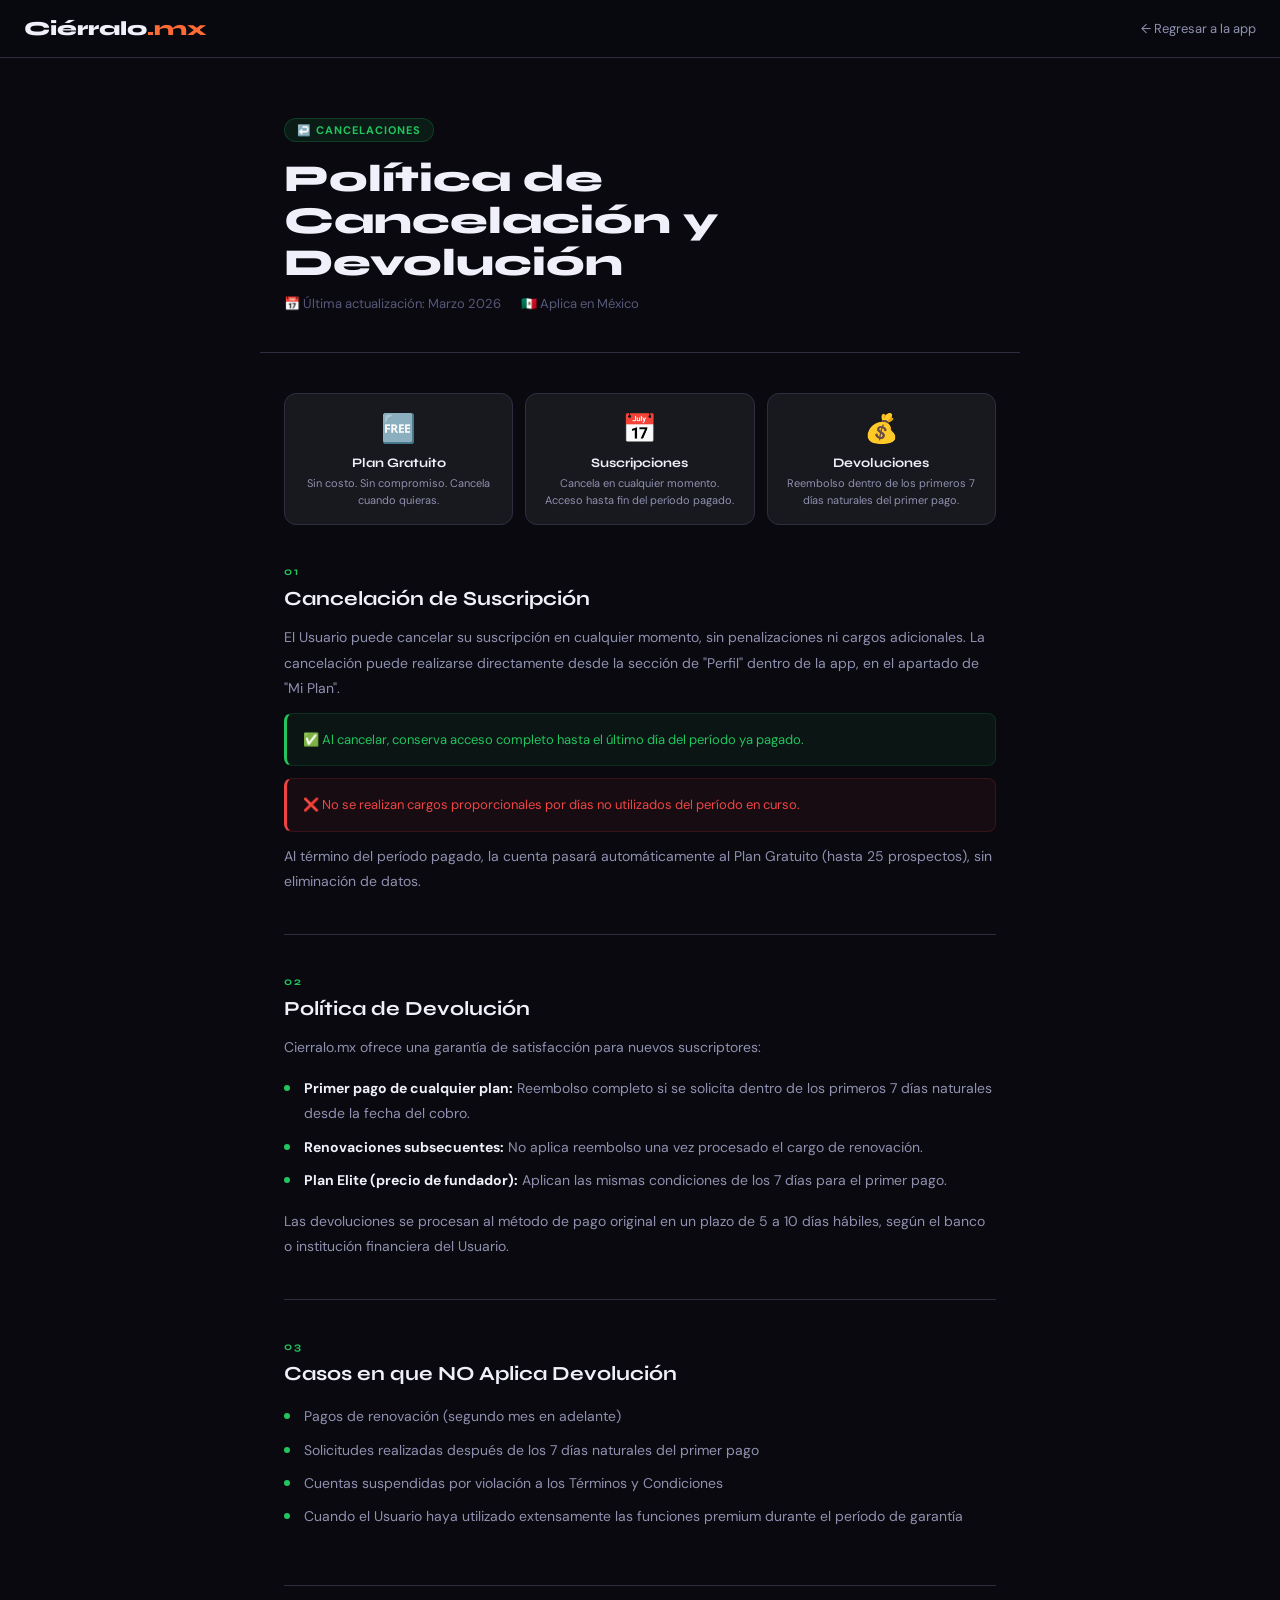
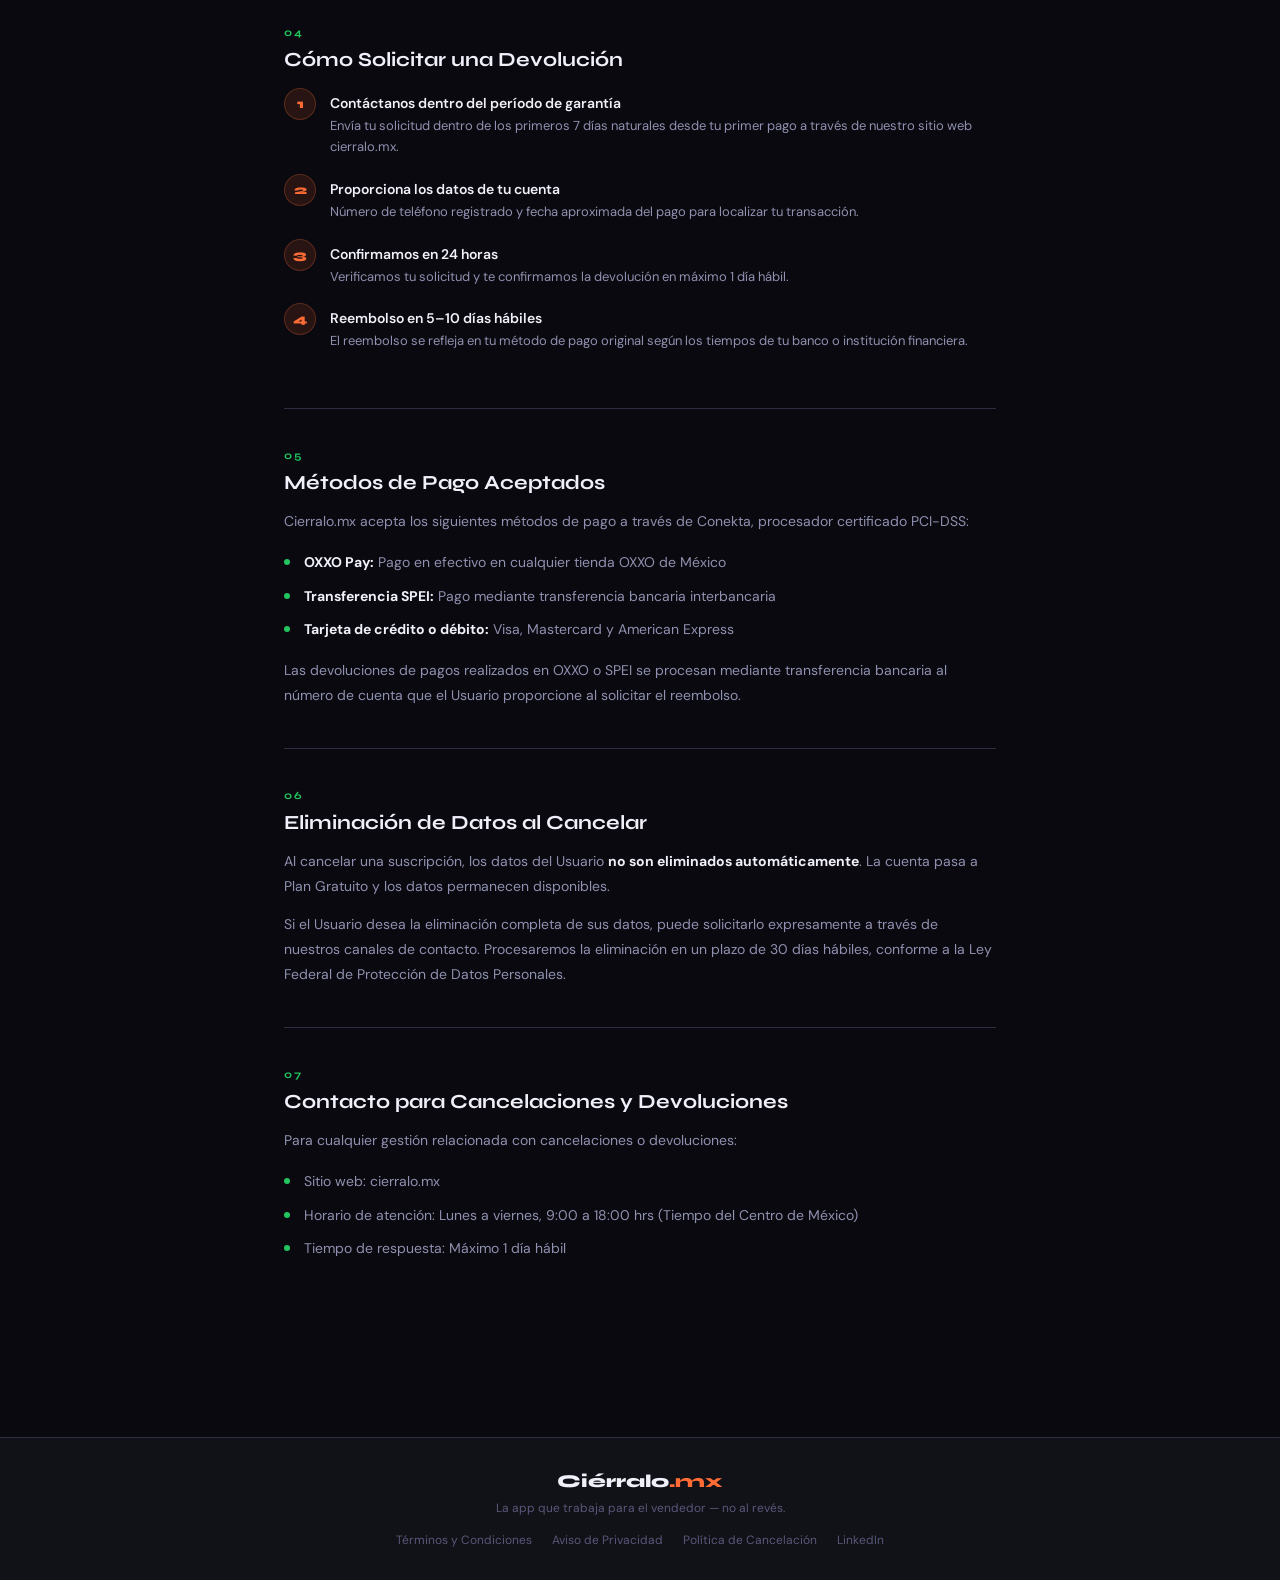
<file: cierralo/cancelaciones.html>
<!DOCTYPE html>
<html lang="es">
<head>
<meta charset="UTF-8">
<meta name="viewport" content="width=device-width, initial-scale=1.0">
<title>Política de Cancelación y Devolución — Cierralo.mx</title>
<link href="https://fonts.googleapis.com/css2?family=Syne:wght@400;600;700;800&family=DM+Sans:wght@300;400;500;600&display=swap" rel="stylesheet">
<style>
:root {
  --bg: #09090F; --s1: #111118; --border: #2E2E42;
  --orange: #FF6B35; --green: #22C55E; --red: #EF4444;
  --text: #F0F0FA; --text2: #9090B0; --text3: #58587A;
}
* { margin: 0; padding: 0; box-sizing: border-box; }
body { font-family: 'DM Sans', sans-serif; background: var(--bg); color: var(--text); min-height: 100vh; }
.nav {
  position: sticky; top: 0; z-index: 100;
  background: #09090Fcc; backdrop-filter: blur(12px);
  border-bottom: 1px solid var(--border);
  padding: 16px 24px;
  display: flex; align-items: center; justify-content: space-between;
}
.nav-logo { font-family: 'Syne', sans-serif; font-size: 20px; font-weight: 800; color: var(--text); text-decoration: none; }
.nav-logo span { color: var(--orange); }
.nav-back { font-size: 13px; color: var(--text2); text-decoration: none; display: flex; align-items: center; gap: 6px; transition: color .2s; }
.nav-back:hover { color: var(--orange); }
.hero { padding: 60px 24px 40px; max-width: 760px; margin: 0 auto; border-bottom: 1px solid var(--border); }
.hero-chip {
  display: inline-flex; align-items: center; gap: 6px;
  background: #22C55E18; border: 1px solid #22C55E35;
  border-radius: 20px; padding: 4px 12px;
  font-size: 11px; font-weight: 700; color: var(--green);
  letter-spacing: 1px; text-transform: uppercase; margin-bottom: 16px;
}
.hero h1 { font-family: 'Syne', sans-serif; font-size: 38px; font-weight: 800; line-height: 1.1; margin-bottom: 12px; }
.hero-meta { font-size: 13px; color: var(--text3); display: flex; gap: 20px; flex-wrap: wrap; }
.content { max-width: 760px; margin: 0 auto; padding: 40px 24px 80px; }

/* RESUMEN VISUAL */
.summary-grid { display: grid; grid-template-columns: repeat(3, 1fr); gap: 12px; margin-bottom: 40px; }
.summary-card { background: #18181F; border: 1px solid var(--border); border-radius: 12px; padding: 16px; text-align: center; }
.summary-icon { font-size: 28px; margin-bottom: 8px; }
.summary-title { font-family: 'Syne', sans-serif; font-size: 13px; font-weight: 700; color: var(--text); margin-bottom: 4px; }
.summary-desc { font-size: 11px; color: var(--text2); line-height: 1.5; }

.section { margin-bottom: 40px; padding-bottom: 40px; border-bottom: 1px solid var(--border); }
.section:last-child { border-bottom: none; }
.section-num { font-family: 'Syne', sans-serif; font-size: 11px; font-weight: 700; color: var(--green); letter-spacing: 2px; text-transform: uppercase; margin-bottom: 8px; }
.section h2 { font-family: 'Syne', sans-serif; font-size: 20px; font-weight: 700; color: var(--text); margin-bottom: 14px; }
.section p { font-size: 14px; color: var(--text2); line-height: 1.8; margin-bottom: 12px; }
.section p:last-child { margin-bottom: 0; }
.section ul { list-style: none; margin: 12px 0; }
.section ul li { font-size: 14px; color: var(--text2); line-height: 1.8; padding: 4px 0 4px 20px; position: relative; }
.section ul li::before { content: ''; position: absolute; left: 0; top: 13px; width: 6px; height: 6px; border-radius: 50%; background: var(--green); }

.yes-block { background: #22C55E10; border: 1px solid #22C55E25; border-left: 3px solid var(--green); border-radius: 8px; padding: 14px 16px; margin: 12px 0; }
.no-block { background: #EF444410; border: 1px solid #EF444425; border-left: 3px solid var(--red); border-radius: 8px; padding: 14px 16px; margin: 12px 0; }
.yes-block p, .no-block p { margin: 0; font-size: 13px; }
.yes-block p { color: var(--green); }
.no-block p { color: var(--red); }

.steps { counter-reset: step; margin: 16px 0; }
.step { display: flex; gap: 14px; align-items: flex-start; margin-bottom: 16px; }
.step-num { counter-increment: step; content: counter(step); width: 32px; height: 32px; min-width: 32px; background: #FF6B3520; border: 1px solid #FF6B3540; border-radius: 50%; display: flex; align-items: center; justify-content: center; font-family: 'Syne', sans-serif; font-size: 13px; font-weight: 800; color: var(--orange); }
.step-content { flex: 1; padding-top: 6px; }
.step-title { font-size: 14px; font-weight: 600; color: var(--text); margin-bottom: 4px; }
.step-desc { font-size: 13px; color: var(--text2); line-height: 1.6; }

.footer { background: var(--s1); border-top: 1px solid var(--border); padding: 32px 24px; text-align: center; }
.footer-logo { font-family: 'Syne', sans-serif; font-size: 18px; font-weight: 800; color: var(--text); margin-bottom: 8px; }
.footer-logo span { color: var(--orange); }
.footer p { font-size: 12px; color: var(--text3); margin-bottom: 16px; }
.footer-links { display: flex; gap: 20px; justify-content: center; flex-wrap: wrap; }
.footer-links a { font-size: 12px; color: var(--text3); text-decoration: none; transition: color .2s; }
.footer-links a:hover { color: var(--orange); }
@media (max-width: 500px) { .summary-grid { grid-template-columns: 1fr; } .hero h1 { font-size: 28px; } }
</style>
</head>
<body>

<nav class="nav">
  <a href="https://cierralo.mx" class="nav-logo">Ciérralo<span>.mx</span></a>
  <a href="https://cierralo.mx" class="nav-back">← Regresar a la app</a>
</nav>

<div class="hero">
  <div class="hero-chip">↩️ Cancelaciones</div>
  <h1>Política de Cancelación y Devolución</h1>
  <div class="hero-meta">
    <span>📅 Última actualización: Marzo 2026</span>
    <span>🇲🇽 Aplica en México</span>
  </div>
</div>

<div class="content">

  <!-- RESUMEN VISUAL -->
  <div class="summary-grid">
    <div class="summary-card">
      <div class="summary-icon">🆓</div>
      <div class="summary-title">Plan Gratuito</div>
      <div class="summary-desc">Sin costo. Sin compromiso. Cancela cuando quieras.</div>
    </div>
    <div class="summary-card">
      <div class="summary-icon">📅</div>
      <div class="summary-title">Suscripciones</div>
      <div class="summary-desc">Cancela en cualquier momento. Acceso hasta fin del período pagado.</div>
    </div>
    <div class="summary-card">
      <div class="summary-icon">💰</div>
      <div class="summary-title">Devoluciones</div>
      <div class="summary-desc">Reembolso dentro de los primeros 7 días naturales del primer pago.</div>
    </div>
  </div>

  <div class="section">
    <div class="section-num">01</div>
    <h2>Cancelación de Suscripción</h2>
    <p>El Usuario puede cancelar su suscripción en cualquier momento, sin penalizaciones ni cargos adicionales. La cancelación puede realizarse directamente desde la sección de "Perfil" dentro de la app, en el apartado de "Mi Plan".</p>
    <div class="yes-block">
      <p>✅ Al cancelar, conserva acceso completo hasta el último día del período ya pagado.</p>
    </div>
    <div class="no-block">
      <p>❌ No se realizan cargos proporcionales por días no utilizados del período en curso.</p>
    </div>
    <p>Al término del período pagado, la cuenta pasará automáticamente al Plan Gratuito (hasta 25 prospectos), sin eliminación de datos.</p>
  </div>

  <div class="section">
    <div class="section-num">02</div>
    <h2>Política de Devolución</h2>
    <p>Cierralo.mx ofrece una garantía de satisfacción para nuevos suscriptores:</p>
    <ul>
      <li><strong style="color:var(--text)">Primer pago de cualquier plan:</strong> Reembolso completo si se solicita dentro de los primeros 7 días naturales desde la fecha del cobro.</li>
      <li><strong style="color:var(--text)">Renovaciones subsecuentes:</strong> No aplica reembolso una vez procesado el cargo de renovación.</li>
      <li><strong style="color:var(--text)">Plan Elite (precio de fundador):</strong> Aplican las mismas condiciones de los 7 días para el primer pago.</li>
    </ul>
    <p>Las devoluciones se procesan al método de pago original en un plazo de 5 a 10 días hábiles, según el banco o institución financiera del Usuario.</p>
  </div>

  <div class="section">
    <div class="section-num">03</div>
    <h2>Casos en que NO Aplica Devolución</h2>
    <ul>
      <li>Pagos de renovación (segundo mes en adelante)</li>
      <li>Solicitudes realizadas después de los 7 días naturales del primer pago</li>
      <li>Cuentas suspendidas por violación a los Términos y Condiciones</li>
      <li>Cuando el Usuario haya utilizado extensamente las funciones premium durante el período de garantía</li>
    </ul>
  </div>

  <div class="section">
    <div class="section-num">04</div>
    <h2>Cómo Solicitar una Devolución</h2>
    <div class="steps">
      <div class="step">
        <div class="step-num">1</div>
        <div class="step-content">
          <div class="step-title">Contáctanos dentro del período de garantía</div>
          <div class="step-desc">Envía tu solicitud dentro de los primeros 7 días naturales desde tu primer pago a través de nuestro sitio web cierralo.mx.</div>
        </div>
      </div>
      <div class="step">
        <div class="step-num">2</div>
        <div class="step-content">
          <div class="step-title">Proporciona los datos de tu cuenta</div>
          <div class="step-desc">Número de teléfono registrado y fecha aproximada del pago para localizar tu transacción.</div>
        </div>
      </div>
      <div class="step">
        <div class="step-num">3</div>
        <div class="step-content">
          <div class="step-title">Confirmamos en 24 horas</div>
          <div class="step-desc">Verificamos tu solicitud y te confirmamos la devolución en máximo 1 día hábil.</div>
        </div>
      </div>
      <div class="step">
        <div class="step-num">4</div>
        <div class="step-content">
          <div class="step-title">Reembolso en 5–10 días hábiles</div>
          <div class="step-desc">El reembolso se refleja en tu método de pago original según los tiempos de tu banco o institución financiera.</div>
        </div>
      </div>
    </div>
  </div>

  <div class="section">
    <div class="section-num">05</div>
    <h2>Métodos de Pago Aceptados</h2>
    <p>Cierralo.mx acepta los siguientes métodos de pago a través de Conekta, procesador certificado PCI-DSS:</p>
    <ul>
      <li><strong style="color:var(--text)">OXXO Pay:</strong> Pago en efectivo en cualquier tienda OXXO de México</li>
      <li><strong style="color:var(--text)">Transferencia SPEI:</strong> Pago mediante transferencia bancaria interbancaria</li>
      <li><strong style="color:var(--text)">Tarjeta de crédito o débito:</strong> Visa, Mastercard y American Express</li>
    </ul>
    <p>Las devoluciones de pagos realizados en OXXO o SPEI se procesan mediante transferencia bancaria al número de cuenta que el Usuario proporcione al solicitar el reembolso.</p>
  </div>

  <div class="section">
    <div class="section-num">06</div>
    <h2>Eliminación de Datos al Cancelar</h2>
    <p>Al cancelar una suscripción, los datos del Usuario <strong style="color:var(--text)">no son eliminados automáticamente</strong>. La cuenta pasa a Plan Gratuito y los datos permanecen disponibles.</p>
    <p>Si el Usuario desea la eliminación completa de sus datos, puede solicitarlo expresamente a través de nuestros canales de contacto. Procesaremos la eliminación en un plazo de 30 días hábiles, conforme a la Ley Federal de Protección de Datos Personales.</p>
  </div>

  <div class="section">
    <div class="section-num">07</div>
    <h2>Contacto para Cancelaciones y Devoluciones</h2>
    <p>Para cualquier gestión relacionada con cancelaciones o devoluciones:</p>
    <ul>
      <li>Sitio web: cierralo.mx</li>
      <li>Horario de atención: Lunes a viernes, 9:00 a 18:00 hrs (Tiempo del Centro de México)</li>
      <li>Tiempo de respuesta: Máximo 1 día hábil</li>
    </ul>
  </div>

</div>

<footer class="footer">
  <div class="footer-logo">Ciérralo<span>.mx</span></div>
  <p>La app que trabaja para el vendedor — no al revés.</p>
  <div class="footer-links">
    <a href="/terminos">Términos y Condiciones</a>
    <a href="/privacidad">Aviso de Privacidad</a>
    <a href="/cancelaciones">Política de Cancelación</a>
    <a href="https://linkedin.com/company/cierralo-mx" target="_blank" rel="noopener">LinkedIn</a>
  </div>
</footer>

</body>
</html>
</file>
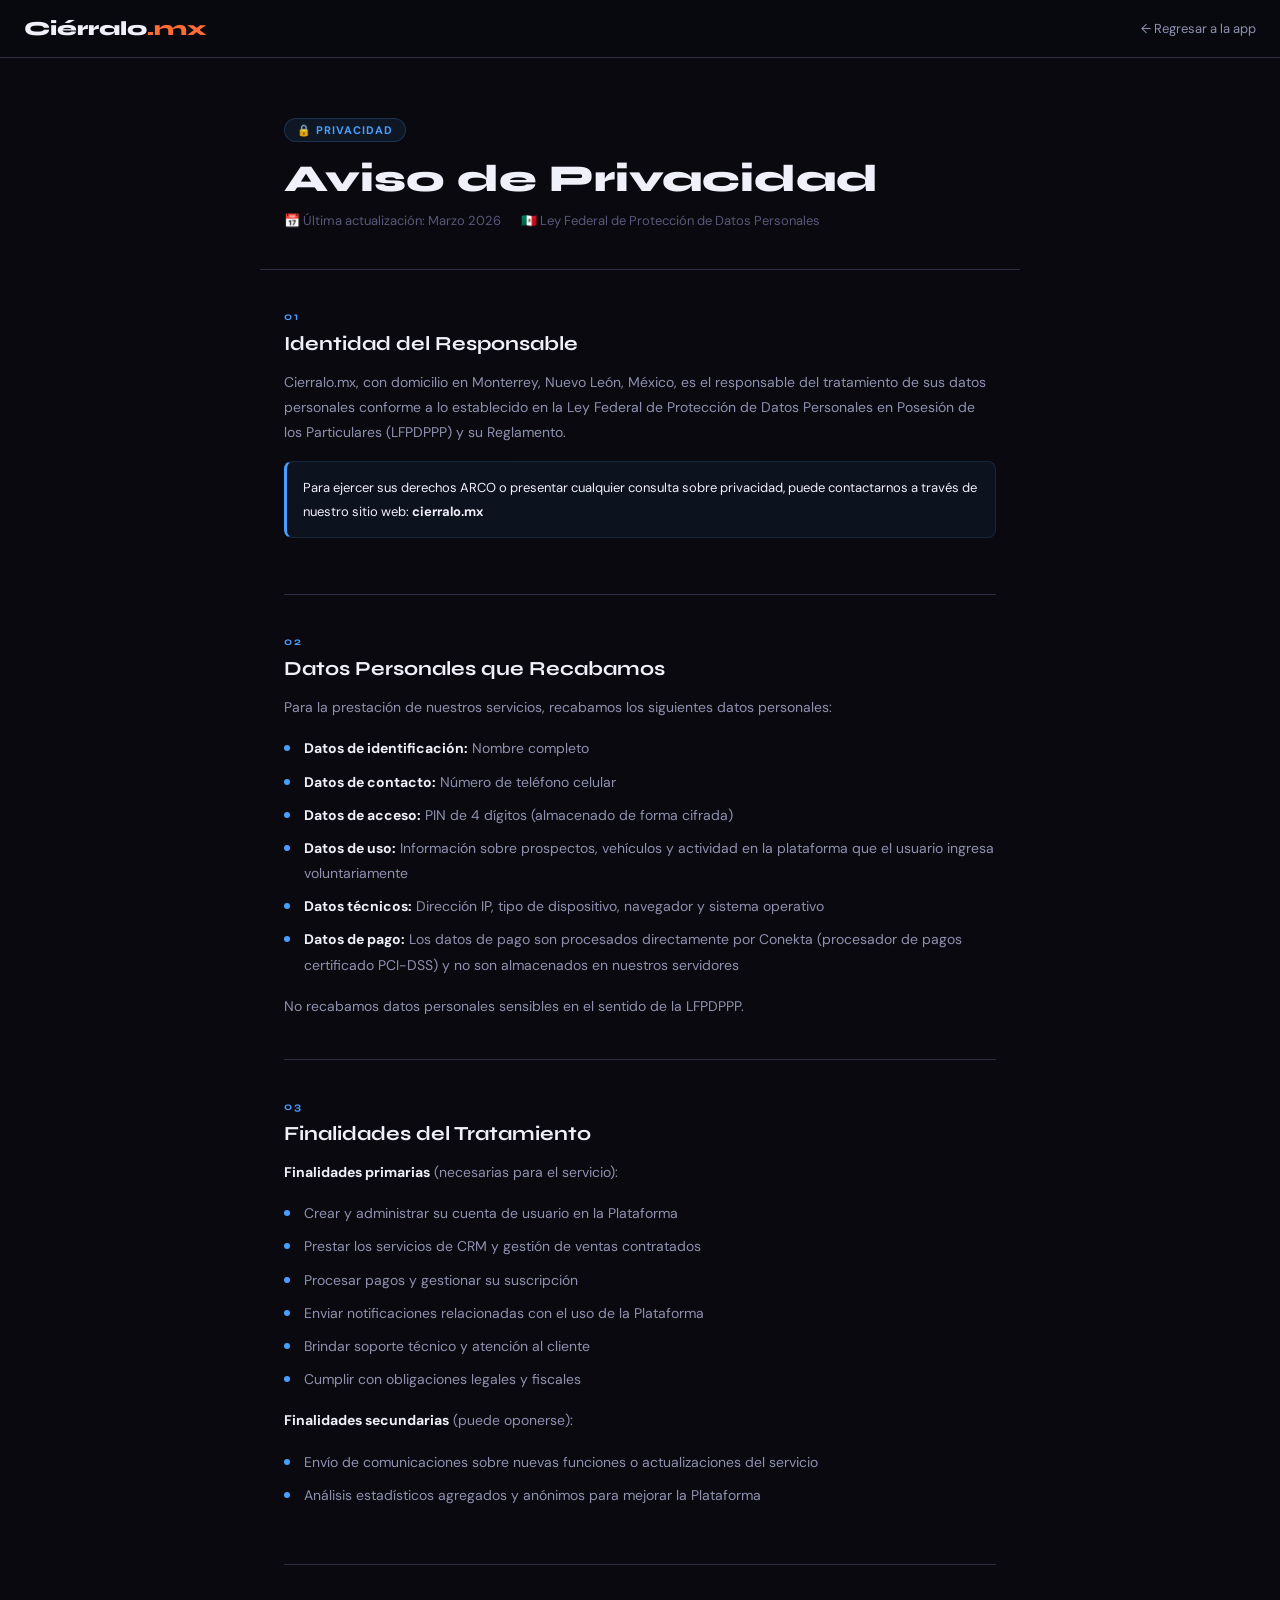
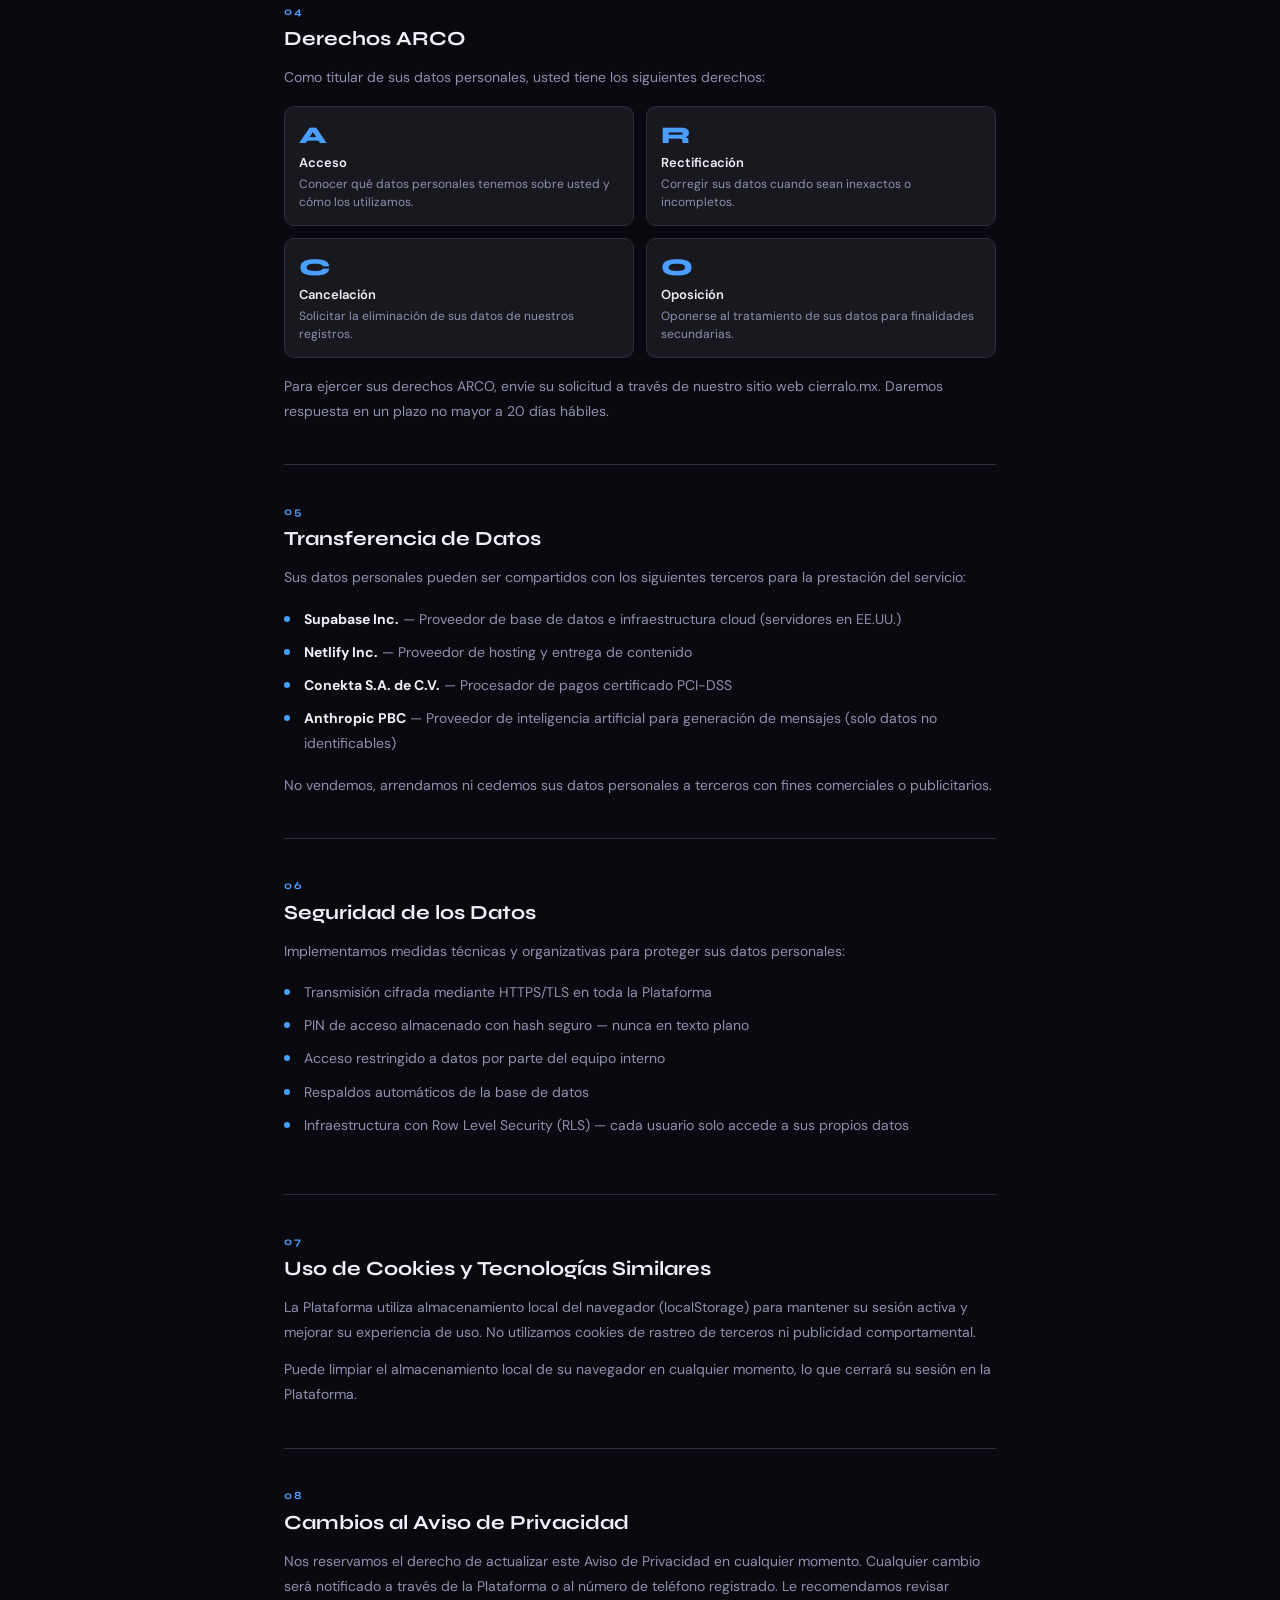
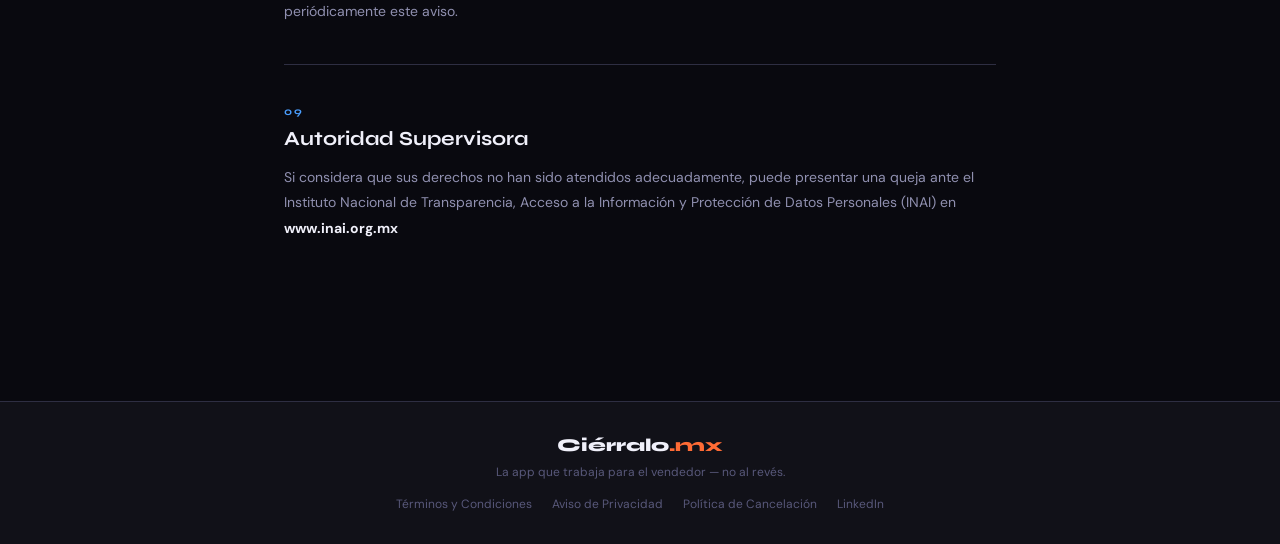
<file: cierralo/privacidad.html>
<!DOCTYPE html>
<html lang="es">
<head>
<meta charset="UTF-8">
<meta name="viewport" content="width=device-width, initial-scale=1.0">
<title>Aviso de Privacidad — Cierralo.mx</title>
<link href="https://fonts.googleapis.com/css2?family=Syne:wght@400;600;700;800&family=DM+Sans:wght@300;400;500;600&display=swap" rel="stylesheet">
<style>
:root {
  --bg: #09090F; --s1: #111118; --border: #2E2E42;
  --orange: #FF6B35; --blue: #4A9EFF;
  --text: #F0F0FA; --text2: #9090B0; --text3: #58587A;
}
* { margin: 0; padding: 0; box-sizing: border-box; }
body { font-family: 'DM Sans', sans-serif; background: var(--bg); color: var(--text); min-height: 100vh; }
.nav {
  position: sticky; top: 0; z-index: 100;
  background: #09090Fcc; backdrop-filter: blur(12px);
  border-bottom: 1px solid var(--border);
  padding: 16px 24px;
  display: flex; align-items: center; justify-content: space-between;
}
.nav-logo { font-family: 'Syne', sans-serif; font-size: 20px; font-weight: 800; color: var(--text); text-decoration: none; }
.nav-logo span { color: var(--orange); }
.nav-back { font-size: 13px; color: var(--text2); text-decoration: none; display: flex; align-items: center; gap: 6px; transition: color .2s; }
.nav-back:hover { color: var(--orange); }
.hero { padding: 60px 24px 40px; max-width: 760px; margin: 0 auto; border-bottom: 1px solid var(--border); }
.hero-chip {
  display: inline-flex; align-items: center; gap: 6px;
  background: #4A9EFF18; border: 1px solid #4A9EFF35;
  border-radius: 20px; padding: 4px 12px;
  font-size: 11px; font-weight: 700; color: var(--blue);
  letter-spacing: 1px; text-transform: uppercase; margin-bottom: 16px;
}
.hero h1 { font-family: 'Syne', sans-serif; font-size: 38px; font-weight: 800; line-height: 1.1; margin-bottom: 12px; }
.hero-meta { font-size: 13px; color: var(--text3); display: flex; gap: 20px; flex-wrap: wrap; }
.content { max-width: 760px; margin: 0 auto; padding: 40px 24px 80px; }
.section { margin-bottom: 40px; padding-bottom: 40px; border-bottom: 1px solid var(--border); }
.section:last-child { border-bottom: none; }
.section-num { font-family: 'Syne', sans-serif; font-size: 11px; font-weight: 700; color: var(--blue); letter-spacing: 2px; text-transform: uppercase; margin-bottom: 8px; }
.section h2 { font-family: 'Syne', sans-serif; font-size: 20px; font-weight: 700; color: var(--text); margin-bottom: 14px; }
.section p { font-size: 14px; color: var(--text2); line-height: 1.8; margin-bottom: 12px; }
.section p:last-child { margin-bottom: 0; }
.section ul { list-style: none; margin: 12px 0; }
.section ul li { font-size: 14px; color: var(--text2); line-height: 1.8; padding: 4px 0 4px 20px; position: relative; }
.section ul li::before { content: ''; position: absolute; left: 0; top: 13px; width: 6px; height: 6px; border-radius: 50%; background: var(--blue); }
.highlight { background: #4A9EFF10; border: 1px solid #4A9EFF25; border-left: 3px solid var(--blue); border-radius: 8px; padding: 14px 16px; margin: 16px 0; }
.highlight p { margin: 0; color: var(--text); font-size: 13px; }
.arco-grid { display: grid; grid-template-columns: repeat(2, 1fr); gap: 12px; margin: 16px 0; }
.arco-item { background: #18181F; border: 1px solid var(--border); border-radius: 10px; padding: 14px; }
.arco-letter { font-family: 'Syne', sans-serif; font-size: 24px; font-weight: 800; color: var(--blue); margin-bottom: 4px; }
.arco-name { font-size: 13px; font-weight: 600; color: var(--text); margin-bottom: 4px; }
.arco-desc { font-size: 12px; color: var(--text2); line-height: 1.5; }
.footer { background: var(--s1); border-top: 1px solid var(--border); padding: 32px 24px; text-align: center; }
.footer-logo { font-family: 'Syne', sans-serif; font-size: 18px; font-weight: 800; color: var(--text); margin-bottom: 8px; }
.footer-logo span { color: var(--orange); }
.footer p { font-size: 12px; color: var(--text3); margin-bottom: 16px; }
.footer-links { display: flex; gap: 20px; justify-content: center; flex-wrap: wrap; }
.footer-links a { font-size: 12px; color: var(--text3); text-decoration: none; transition: color .2s; }
.footer-links a:hover { color: var(--orange); }
@media (max-width: 500px) { .arco-grid { grid-template-columns: 1fr; } .hero h1 { font-size: 28px; } }
</style>
</head>
<body>

<nav class="nav">
  <a href="https://cierralo.mx" class="nav-logo">Ciérralo<span>.mx</span></a>
  <a href="https://cierralo.mx" class="nav-back">← Regresar a la app</a>
</nav>

<div class="hero">
  <div class="hero-chip">🔒 Privacidad</div>
  <h1>Aviso de Privacidad</h1>
  <div class="hero-meta">
    <span>📅 Última actualización: Marzo 2026</span>
    <span>🇲🇽 Ley Federal de Protección de Datos Personales</span>
  </div>
</div>

<div class="content">

  <div class="section">
    <div class="section-num">01</div>
    <h2>Identidad del Responsable</h2>
    <p>Cierralo.mx, con domicilio en Monterrey, Nuevo León, México, es el responsable del tratamiento de sus datos personales conforme a lo establecido en la Ley Federal de Protección de Datos Personales en Posesión de los Particulares (LFPDPPP) y su Reglamento.</p>
    <div class="highlight">
      <p>Para ejercer sus derechos ARCO o presentar cualquier consulta sobre privacidad, puede contactarnos a través de nuestro sitio web: <strong>cierralo.mx</strong></p>
    </div>
  </div>

  <div class="section">
    <div class="section-num">02</div>
    <h2>Datos Personales que Recabamos</h2>
    <p>Para la prestación de nuestros servicios, recabamos los siguientes datos personales:</p>
    <ul>
      <li><strong style="color:var(--text)">Datos de identificación:</strong> Nombre completo</li>
      <li><strong style="color:var(--text)">Datos de contacto:</strong> Número de teléfono celular</li>
      <li><strong style="color:var(--text)">Datos de acceso:</strong> PIN de 4 dígitos (almacenado de forma cifrada)</li>
      <li><strong style="color:var(--text)">Datos de uso:</strong> Información sobre prospectos, vehículos y actividad en la plataforma que el usuario ingresa voluntariamente</li>
      <li><strong style="color:var(--text)">Datos técnicos:</strong> Dirección IP, tipo de dispositivo, navegador y sistema operativo</li>
      <li><strong style="color:var(--text)">Datos de pago:</strong> Los datos de pago son procesados directamente por Conekta (procesador de pagos certificado PCI-DSS) y no son almacenados en nuestros servidores</li>
    </ul>
    <p>No recabamos datos personales sensibles en el sentido de la LFPDPPP.</p>
  </div>

  <div class="section">
    <div class="section-num">03</div>
    <h2>Finalidades del Tratamiento</h2>
    <p><strong style="color:var(--text)">Finalidades primarias</strong> (necesarias para el servicio):</p>
    <ul>
      <li>Crear y administrar su cuenta de usuario en la Plataforma</li>
      <li>Prestar los servicios de CRM y gestión de ventas contratados</li>
      <li>Procesar pagos y gestionar su suscripción</li>
      <li>Enviar notificaciones relacionadas con el uso de la Plataforma</li>
      <li>Brindar soporte técnico y atención al cliente</li>
      <li>Cumplir con obligaciones legales y fiscales</li>
    </ul>
    <p><strong style="color:var(--text)">Finalidades secundarias</strong> (puede oponerse):</p>
    <ul>
      <li>Envío de comunicaciones sobre nuevas funciones o actualizaciones del servicio</li>
      <li>Análisis estadísticos agregados y anónimos para mejorar la Plataforma</li>
    </ul>
  </div>

  <div class="section">
    <div class="section-num">04</div>
    <h2>Derechos ARCO</h2>
    <p>Como titular de sus datos personales, usted tiene los siguientes derechos:</p>
    <div class="arco-grid">
      <div class="arco-item">
        <div class="arco-letter">A</div>
        <div class="arco-name">Acceso</div>
        <div class="arco-desc">Conocer qué datos personales tenemos sobre usted y cómo los utilizamos.</div>
      </div>
      <div class="arco-item">
        <div class="arco-letter">R</div>
        <div class="arco-name">Rectificación</div>
        <div class="arco-desc">Corregir sus datos cuando sean inexactos o incompletos.</div>
      </div>
      <div class="arco-item">
        <div class="arco-letter">C</div>
        <div class="arco-name">Cancelación</div>
        <div class="arco-desc">Solicitar la eliminación de sus datos de nuestros registros.</div>
      </div>
      <div class="arco-item">
        <div class="arco-letter">O</div>
        <div class="arco-name">Oposición</div>
        <div class="arco-desc">Oponerse al tratamiento de sus datos para finalidades secundarias.</div>
      </div>
    </div>
    <p>Para ejercer sus derechos ARCO, envíe su solicitud a través de nuestro sitio web cierralo.mx. Daremos respuesta en un plazo no mayor a 20 días hábiles.</p>
  </div>

  <div class="section">
    <div class="section-num">05</div>
    <h2>Transferencia de Datos</h2>
    <p>Sus datos personales pueden ser compartidos con los siguientes terceros para la prestación del servicio:</p>
    <ul>
      <li><strong style="color:var(--text)">Supabase Inc.</strong> — Proveedor de base de datos e infraestructura cloud (servidores en EE.UU.)</li>
      <li><strong style="color:var(--text)">Netlify Inc.</strong> — Proveedor de hosting y entrega de contenido</li>
      <li><strong style="color:var(--text)">Conekta S.A. de C.V.</strong> — Procesador de pagos certificado PCI-DSS</li>
      <li><strong style="color:var(--text)">Anthropic PBC</strong> — Proveedor de inteligencia artificial para generación de mensajes (solo datos no identificables)</li>
    </ul>
    <p>No vendemos, arrendamos ni cedemos sus datos personales a terceros con fines comerciales o publicitarios.</p>
  </div>

  <div class="section">
    <div class="section-num">06</div>
    <h2>Seguridad de los Datos</h2>
    <p>Implementamos medidas técnicas y organizativas para proteger sus datos personales:</p>
    <ul>
      <li>Transmisión cifrada mediante HTTPS/TLS en toda la Plataforma</li>
      <li>PIN de acceso almacenado con hash seguro — nunca en texto plano</li>
      <li>Acceso restringido a datos por parte del equipo interno</li>
      <li>Respaldos automáticos de la base de datos</li>
      <li>Infraestructura con Row Level Security (RLS) — cada usuario solo accede a sus propios datos</li>
    </ul>
  </div>

  <div class="section">
    <div class="section-num">07</div>
    <h2>Uso de Cookies y Tecnologías Similares</h2>
    <p>La Plataforma utiliza almacenamiento local del navegador (localStorage) para mantener su sesión activa y mejorar su experiencia de uso. No utilizamos cookies de rastreo de terceros ni publicidad comportamental.</p>
    <p>Puede limpiar el almacenamiento local de su navegador en cualquier momento, lo que cerrará su sesión en la Plataforma.</p>
  </div>

  <div class="section">
    <div class="section-num">08</div>
    <h2>Cambios al Aviso de Privacidad</h2>
    <p>Nos reservamos el derecho de actualizar este Aviso de Privacidad en cualquier momento. Cualquier cambio será notificado a través de la Plataforma o al número de teléfono registrado. Le recomendamos revisar periódicamente este aviso.</p>
  </div>

  <div class="section">
    <div class="section-num">09</div>
    <h2>Autoridad Supervisora</h2>
    <p>Si considera que sus derechos no han sido atendidos adecuadamente, puede presentar una queja ante el Instituto Nacional de Transparencia, Acceso a la Información y Protección de Datos Personales (INAI) en <strong style="color:var(--text)">www.inai.org.mx</strong></p>
  </div>

</div>

<footer class="footer">
  <div class="footer-logo">Ciérralo<span>.mx</span></div>
  <p>La app que trabaja para el vendedor — no al revés.</p>
  <div class="footer-links">
    <a href="/terminos">Términos y Condiciones</a>
    <a href="/privacidad">Aviso de Privacidad</a>
    <a href="/cancelaciones">Política de Cancelación</a>
    <a href="https://linkedin.com/company/cierralo-mx" target="_blank" rel="noopener">LinkedIn</a>
  </div>
</footer>

</body>
</html>
</file>
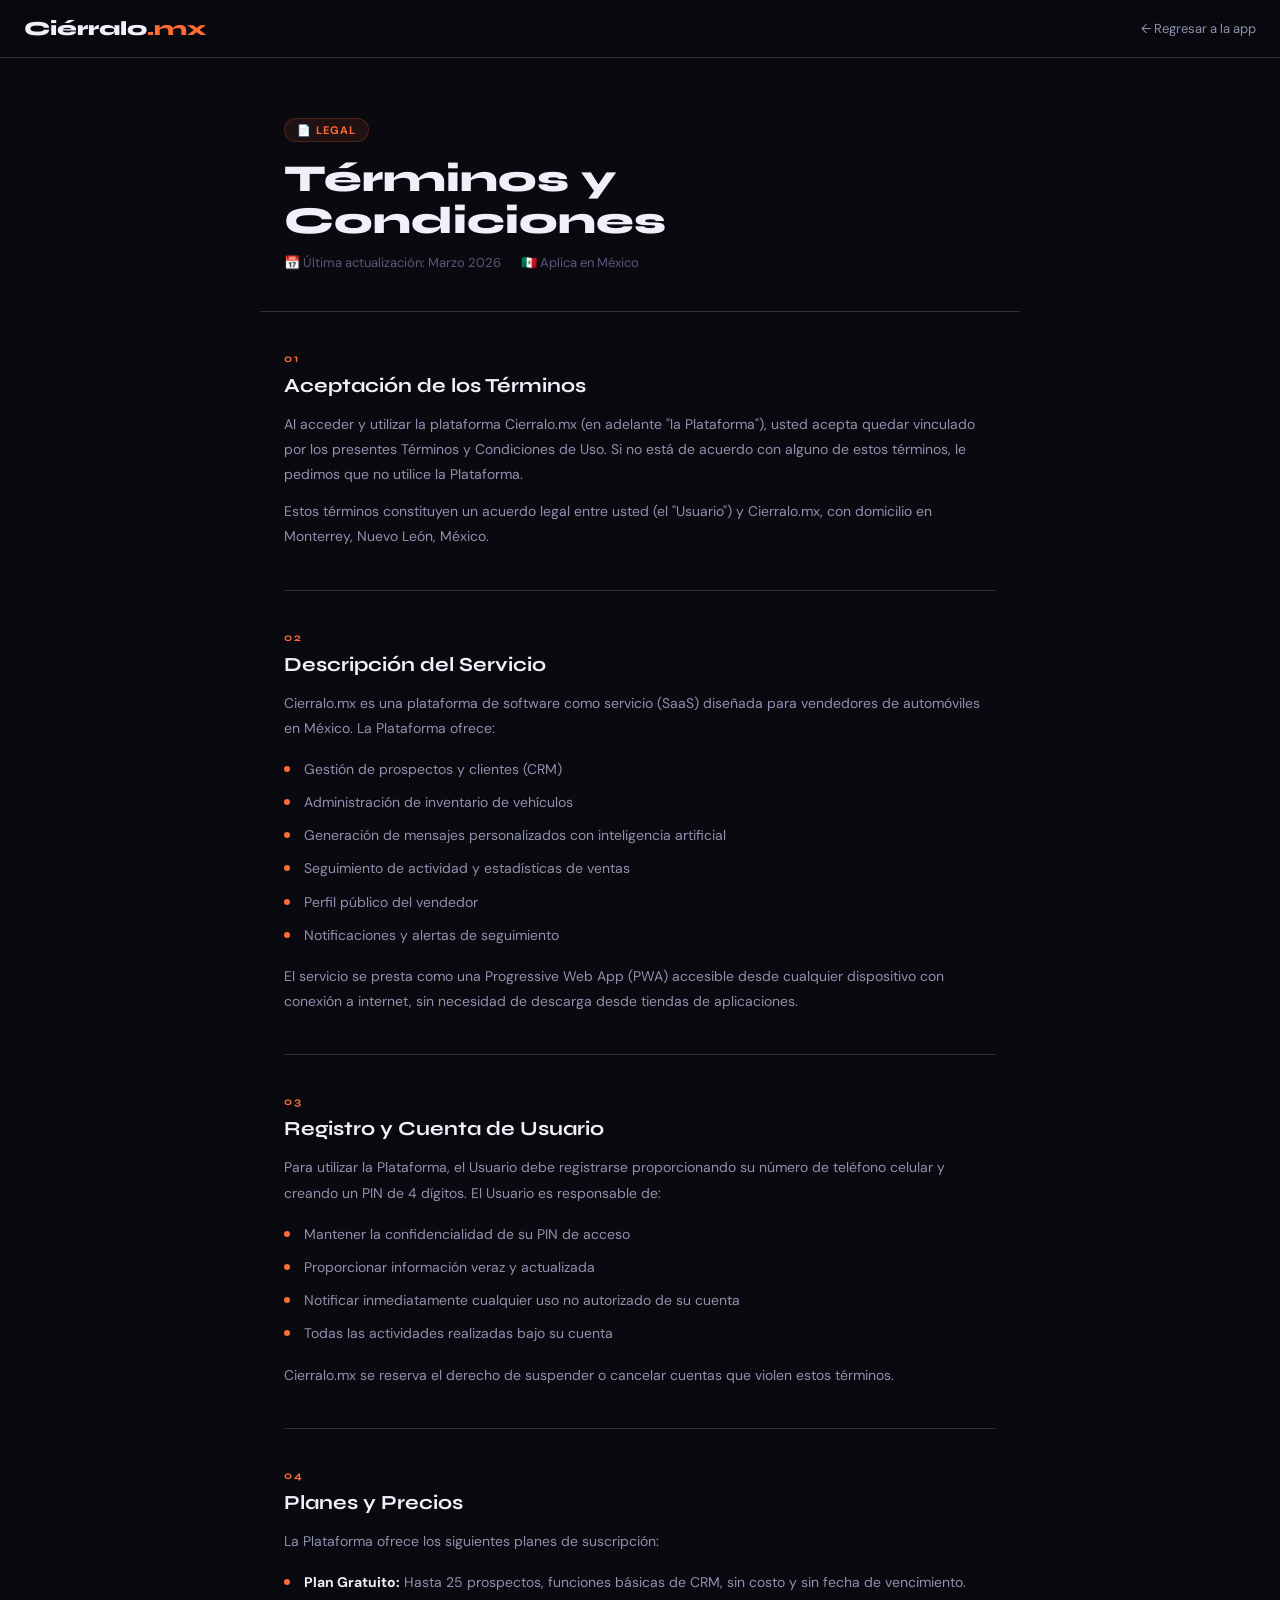
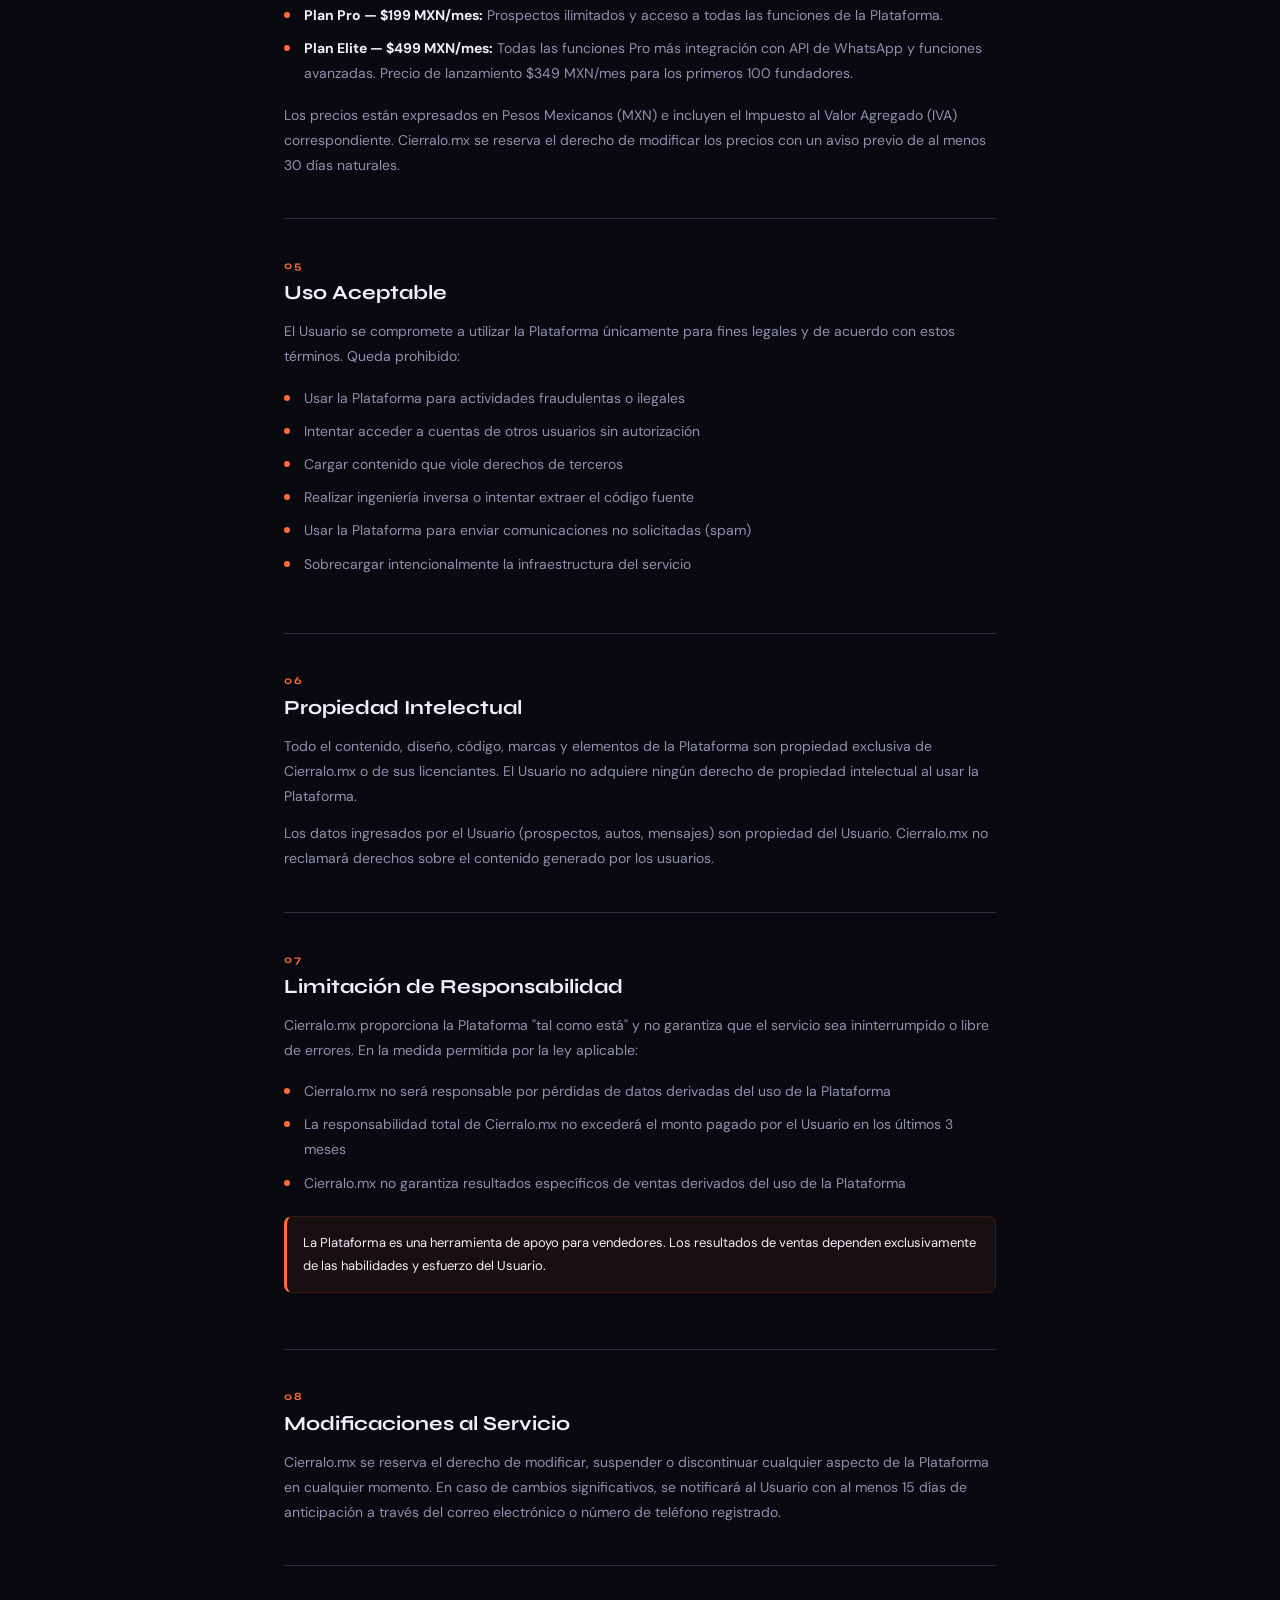
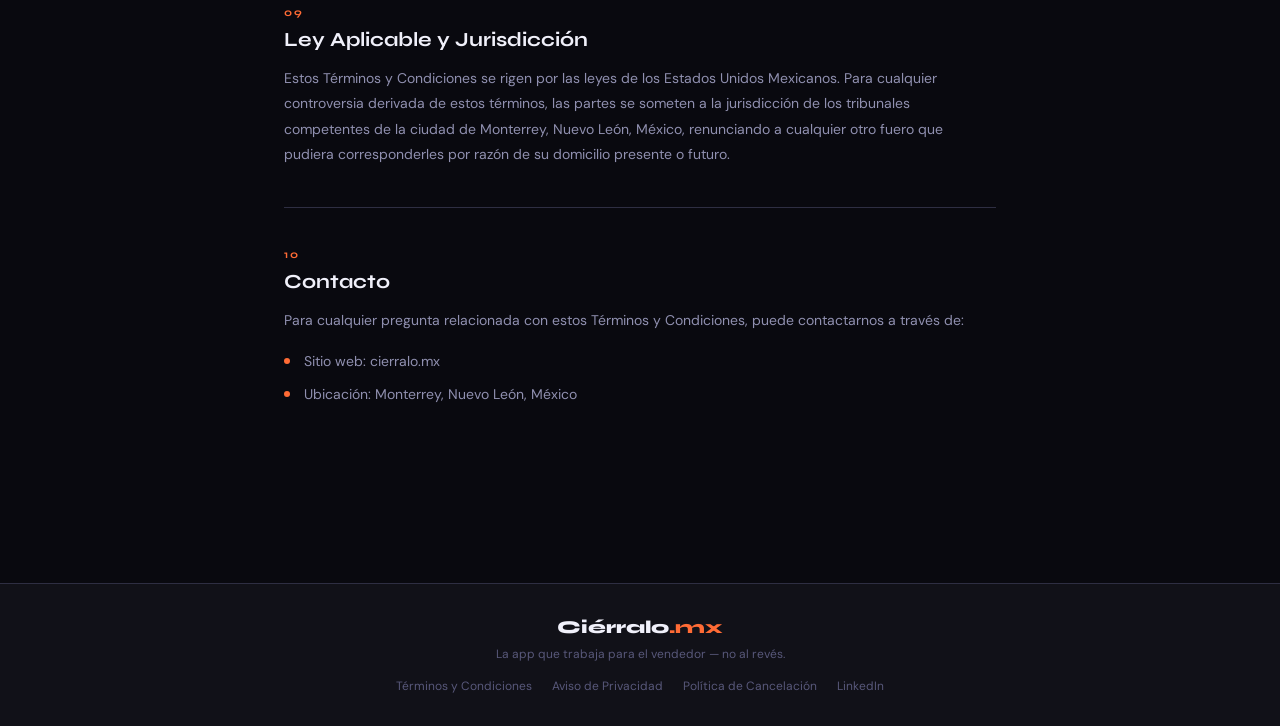
<file: cierralo/terminos.html>
<!DOCTYPE html>
<html lang="es">
<head>
<meta charset="UTF-8">
<meta name="viewport" content="width=device-width, initial-scale=1.0">
<title>Términos y Condiciones — Cierralo.mx</title>
<link href="https://fonts.googleapis.com/css2?family=Syne:wght@400;600;700;800&family=DM+Sans:wght@300;400;500;600&display=swap" rel="stylesheet">
<style>
:root {
  --bg: #09090F;
  --s1: #111118;
  --s2: #18181F;
  --border: #2E2E42;
  --orange: #FF6B35;
  --text: #F0F0FA;
  --text2: #9090B0;
  --text3: #58587A;
}
* { margin: 0; padding: 0; box-sizing: border-box; }
body {
  font-family: 'DM Sans', sans-serif;
  background: var(--bg);
  color: var(--text);
  min-height: 100vh;
}

/* NAV */
.nav {
  position: sticky; top: 0; z-index: 100;
  background: #09090Fcc;
  backdrop-filter: blur(12px);
  border-bottom: 1px solid var(--border);
  padding: 16px 24px;
  display: flex; align-items: center; justify-content: space-between;
}
.nav-logo {
  font-family: 'Syne', sans-serif;
  font-size: 20px; font-weight: 800;
  color: var(--text);
  text-decoration: none;
}
.nav-logo span { color: var(--orange); }
.nav-back {
  font-size: 13px; color: var(--text2);
  text-decoration: none;
  display: flex; align-items: center; gap: 6px;
  transition: color .2s;
}
.nav-back:hover { color: var(--orange); }

/* HERO */
.hero {
  padding: 60px 24px 40px;
  max-width: 760px; margin: 0 auto;
  border-bottom: 1px solid var(--border);
}
.hero-chip {
  display: inline-flex; align-items: center; gap: 6px;
  background: #FF6B3518; border: 1px solid #FF6B3535;
  border-radius: 20px; padding: 4px 12px;
  font-size: 11px; font-weight: 700; color: var(--orange);
  letter-spacing: 1px; text-transform: uppercase;
  margin-bottom: 16px;
}
.hero h1 {
  font-family: 'Syne', sans-serif;
  font-size: 38px; font-weight: 800;
  line-height: 1.1; margin-bottom: 12px;
}
.hero-meta {
  font-size: 13px; color: var(--text3);
  display: flex; gap: 20px; flex-wrap: wrap;
}
.hero-meta span { display: flex; align-items: center; gap: 5px; }

/* CONTENIDO */
.content {
  max-width: 760px; margin: 0 auto;
  padding: 40px 24px 80px;
}
.section {
  margin-bottom: 40px;
  padding-bottom: 40px;
  border-bottom: 1px solid var(--border);
}
.section:last-child { border-bottom: none; }
.section-num {
  font-family: 'Syne', sans-serif;
  font-size: 11px; font-weight: 700;
  color: var(--orange); letter-spacing: 2px;
  text-transform: uppercase; margin-bottom: 8px;
}
.section h2 {
  font-family: 'Syne', sans-serif;
  font-size: 20px; font-weight: 700;
  color: var(--text); margin-bottom: 14px;
}
.section p {
  font-size: 14px; color: var(--text2);
  line-height: 1.8; margin-bottom: 12px;
}
.section p:last-child { margin-bottom: 0; }
.section ul {
  list-style: none; margin: 12px 0;
}
.section ul li {
  font-size: 14px; color: var(--text2);
  line-height: 1.8; padding: 4px 0 4px 20px;
  position: relative;
}
.section ul li::before {
  content: ''; position: absolute; left: 0; top: 13px;
  width: 6px; height: 6px; border-radius: 50%;
  background: var(--orange);
}
.highlight {
  background: #FF6B3510; border: 1px solid #FF6B3525;
  border-left: 3px solid var(--orange);
  border-radius: 8px; padding: 14px 16px;
  margin: 16px 0;
}
.highlight p { margin: 0; color: var(--text); font-size: 13px; }

/* FOOTER */
.footer {
  background: var(--s1); border-top: 1px solid var(--border);
  padding: 32px 24px; text-align: center;
}
.footer-logo {
  font-family: 'Syne', sans-serif;
  font-size: 18px; font-weight: 800;
  color: var(--text); margin-bottom: 8px;
}
.footer-logo span { color: var(--orange); }
.footer p { font-size: 12px; color: var(--text3); margin-bottom: 16px; }
.footer-links { display: flex; gap: 20px; justify-content: center; flex-wrap: wrap; }
.footer-links a {
  font-size: 12px; color: var(--text3);
  text-decoration: none; transition: color .2s;
}
.footer-links a:hover { color: var(--orange); }
</style>
</head>
<body>

<nav class="nav">
  <a href="https://cierralo.mx" class="nav-logo">Ciérralo<span>.mx</span></a>
  <a href="https://cierralo.mx" class="nav-back">← Regresar a la app</a>
</nav>

<div class="hero">
  <div class="hero-chip">📄 Legal</div>
  <h1>Términos y Condiciones</h1>
  <div class="hero-meta">
    <span>📅 Última actualización: Marzo 2026</span>
    <span>🇲🇽 Aplica en México</span>
  </div>
</div>

<div class="content">

  <div class="section">
    <div class="section-num">01</div>
    <h2>Aceptación de los Términos</h2>
    <p>Al acceder y utilizar la plataforma Cierralo.mx (en adelante "la Plataforma"), usted acepta quedar vinculado por los presentes Términos y Condiciones de Uso. Si no está de acuerdo con alguno de estos términos, le pedimos que no utilice la Plataforma.</p>
    <p>Estos términos constituyen un acuerdo legal entre usted (el "Usuario") y Cierralo.mx, con domicilio en Monterrey, Nuevo León, México.</p>
  </div>

  <div class="section">
    <div class="section-num">02</div>
    <h2>Descripción del Servicio</h2>
    <p>Cierralo.mx es una plataforma de software como servicio (SaaS) diseñada para vendedores de automóviles en México. La Plataforma ofrece:</p>
    <ul>
      <li>Gestión de prospectos y clientes (CRM)</li>
      <li>Administración de inventario de vehículos</li>
      <li>Generación de mensajes personalizados con inteligencia artificial</li>
      <li>Seguimiento de actividad y estadísticas de ventas</li>
      <li>Perfil público del vendedor</li>
      <li>Notificaciones y alertas de seguimiento</li>
    </ul>
    <p>El servicio se presta como una Progressive Web App (PWA) accesible desde cualquier dispositivo con conexión a internet, sin necesidad de descarga desde tiendas de aplicaciones.</p>
  </div>

  <div class="section">
    <div class="section-num">03</div>
    <h2>Registro y Cuenta de Usuario</h2>
    <p>Para utilizar la Plataforma, el Usuario debe registrarse proporcionando su número de teléfono celular y creando un PIN de 4 dígitos. El Usuario es responsable de:</p>
    <ul>
      <li>Mantener la confidencialidad de su PIN de acceso</li>
      <li>Proporcionar información veraz y actualizada</li>
      <li>Notificar inmediatamente cualquier uso no autorizado de su cuenta</li>
      <li>Todas las actividades realizadas bajo su cuenta</li>
    </ul>
    <p>Cierralo.mx se reserva el derecho de suspender o cancelar cuentas que violen estos términos.</p>
  </div>

  <div class="section">
    <div class="section-num">04</div>
    <h2>Planes y Precios</h2>
    <p>La Plataforma ofrece los siguientes planes de suscripción:</p>
    <ul>
      <li><strong style="color:var(--text)">Plan Gratuito:</strong> Hasta 25 prospectos, funciones básicas de CRM, sin costo y sin fecha de vencimiento.</li>
      <li><strong style="color:var(--text)">Plan Pro — $199 MXN/mes:</strong> Prospectos ilimitados y acceso a todas las funciones de la Plataforma.</li>
      <li><strong style="color:var(--text)">Plan Elite — $499 MXN/mes:</strong> Todas las funciones Pro más integración con API de WhatsApp y funciones avanzadas. Precio de lanzamiento $349 MXN/mes para los primeros 100 fundadores.</li>
    </ul>
    <p>Los precios están expresados en Pesos Mexicanos (MXN) e incluyen el Impuesto al Valor Agregado (IVA) correspondiente. Cierralo.mx se reserva el derecho de modificar los precios con un aviso previo de al menos 30 días naturales.</p>
  </div>

  <div class="section">
    <div class="section-num">05</div>
    <h2>Uso Aceptable</h2>
    <p>El Usuario se compromete a utilizar la Plataforma únicamente para fines legales y de acuerdo con estos términos. Queda prohibido:</p>
    <ul>
      <li>Usar la Plataforma para actividades fraudulentas o ilegales</li>
      <li>Intentar acceder a cuentas de otros usuarios sin autorización</li>
      <li>Cargar contenido que viole derechos de terceros</li>
      <li>Realizar ingeniería inversa o intentar extraer el código fuente</li>
      <li>Usar la Plataforma para enviar comunicaciones no solicitadas (spam)</li>
      <li>Sobrecargar intencionalmente la infraestructura del servicio</li>
    </ul>
  </div>

  <div class="section">
    <div class="section-num">06</div>
    <h2>Propiedad Intelectual</h2>
    <p>Todo el contenido, diseño, código, marcas y elementos de la Plataforma son propiedad exclusiva de Cierralo.mx o de sus licenciantes. El Usuario no adquiere ningún derecho de propiedad intelectual al usar la Plataforma.</p>
    <p>Los datos ingresados por el Usuario (prospectos, autos, mensajes) son propiedad del Usuario. Cierralo.mx no reclamará derechos sobre el contenido generado por los usuarios.</p>
  </div>

  <div class="section">
    <div class="section-num">07</div>
    <h2>Limitación de Responsabilidad</h2>
    <p>Cierralo.mx proporciona la Plataforma "tal como está" y no garantiza que el servicio sea ininterrumpido o libre de errores. En la medida permitida por la ley aplicable:</p>
    <ul>
      <li>Cierralo.mx no será responsable por pérdidas de datos derivadas del uso de la Plataforma</li>
      <li>La responsabilidad total de Cierralo.mx no excederá el monto pagado por el Usuario en los últimos 3 meses</li>
      <li>Cierralo.mx no garantiza resultados específicos de ventas derivados del uso de la Plataforma</li>
    </ul>
    <div class="highlight">
      <p>La Plataforma es una herramienta de apoyo para vendedores. Los resultados de ventas dependen exclusivamente de las habilidades y esfuerzo del Usuario.</p>
    </div>
  </div>

  <div class="section">
    <div class="section-num">08</div>
    <h2>Modificaciones al Servicio</h2>
    <p>Cierralo.mx se reserva el derecho de modificar, suspender o discontinuar cualquier aspecto de la Plataforma en cualquier momento. En caso de cambios significativos, se notificará al Usuario con al menos 15 días de anticipación a través del correo electrónico o número de teléfono registrado.</p>
  </div>

  <div class="section">
    <div class="section-num">09</div>
    <h2>Ley Aplicable y Jurisdicción</h2>
    <p>Estos Términos y Condiciones se rigen por las leyes de los Estados Unidos Mexicanos. Para cualquier controversia derivada de estos términos, las partes se someten a la jurisdicción de los tribunales competentes de la ciudad de Monterrey, Nuevo León, México, renunciando a cualquier otro fuero que pudiera corresponderles por razón de su domicilio presente o futuro.</p>
  </div>

  <div class="section">
    <div class="section-num">10</div>
    <h2>Contacto</h2>
    <p>Para cualquier pregunta relacionada con estos Términos y Condiciones, puede contactarnos a través de:</p>
    <ul>
      <li>Sitio web: cierralo.mx</li>
      <li>Ubicación: Monterrey, Nuevo León, México</li>
    </ul>
  </div>

</div>

<footer class="footer">
  <div class="footer-logo">Ciérralo<span>.mx</span></div>
  <p>La app que trabaja para el vendedor — no al revés.</p>
  <div class="footer-links">
    <a href="/terminos">Términos y Condiciones</a>
    <a href="/privacidad">Aviso de Privacidad</a>
    <a href="/cancelaciones">Política de Cancelación</a>
    <a href="https://linkedin.com/company/cierralo-mx" target="_blank" rel="noopener">LinkedIn</a>
  </div>
</footer>

</body>
</html>
</file>
